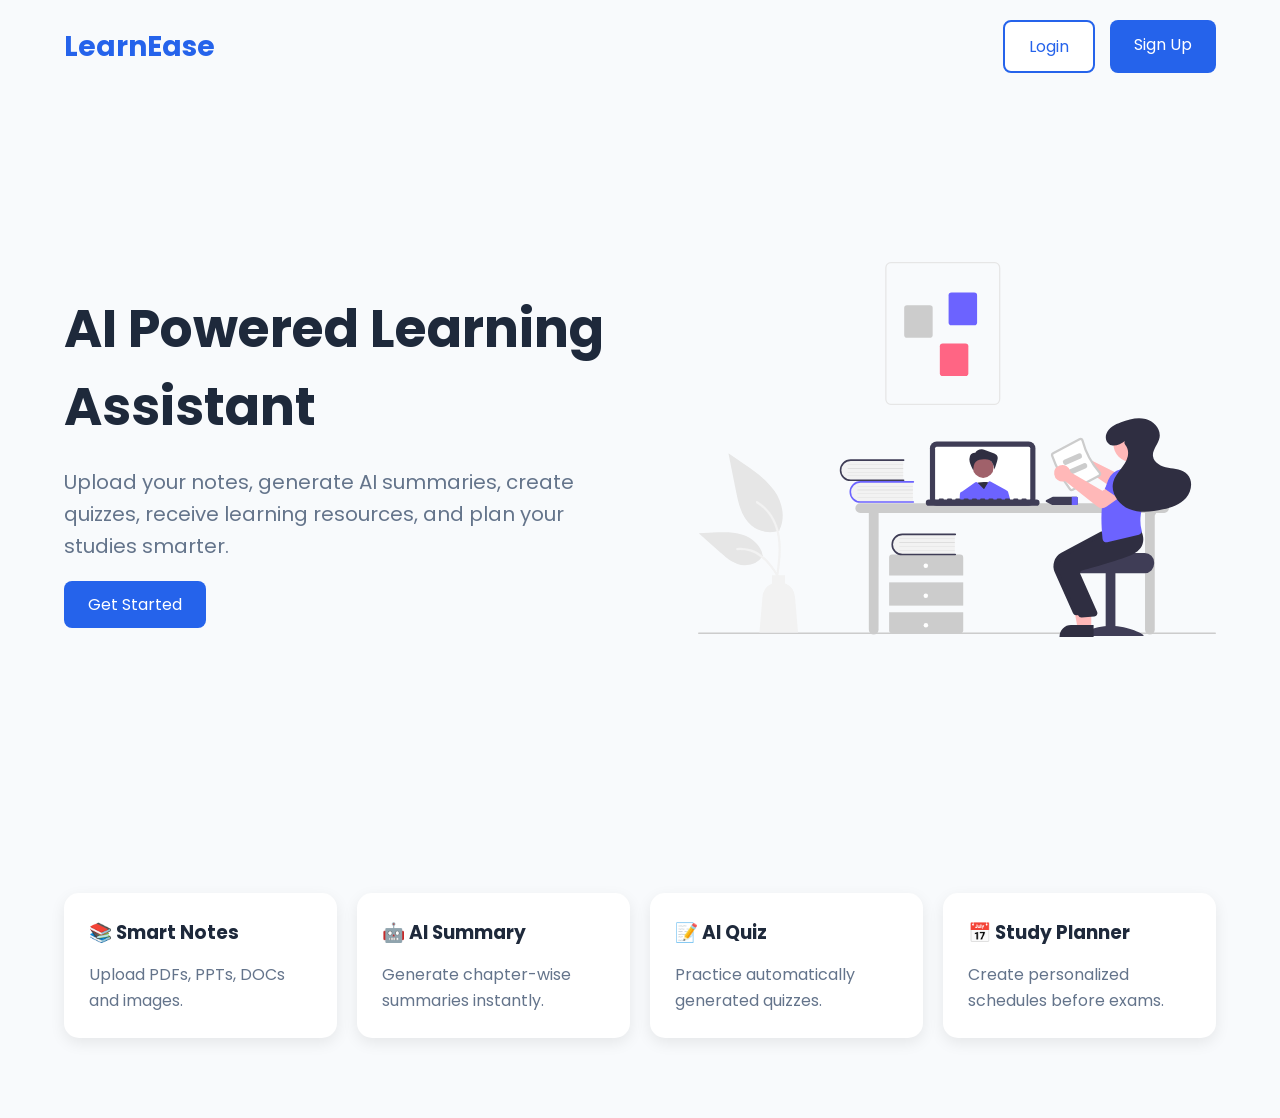
<file: frontend/index.html>
<!DOCTYPE html>
<html lang="en">

<head>

<meta charset="UTF-8">

<meta name="viewport" content="width=device-width, initial-scale=1.0">

<title>LearnEase</title>

<link rel="preconnect" href="https://fonts.googleapis.com">

<link rel="preconnect" href="https://fonts.gstatic.com" crossorigin>

<link href="https://fonts.googleapis.com/css2?family=Poppins:wght@300;400;500;600;700&display=swap" rel="stylesheet">

<link rel="stylesheet" href="css/style.css">

</head>

<body>

<div class="container">

<nav class="navbar">

<div class="logo">
LearnEase
</div>

<div class="nav-links">

<a href="login.html" class="btn btn-outline">
Login
</a>

<a href="signup.html" class="btn btn-primary">
Sign Up
</a>

</div>

</nav>

<section class="hero">

<div class="hero-text">

<h1>
AI Powered Learning Assistant
</h1>

<p>

Upload your notes, generate AI summaries, create quizzes,
receive learning resources, and plan your studies smarter.

</p>

<a href="signup.html" class="btn btn-primary">
Get Started
</a>

</div>

<div class="hero-image">

<img src="images/study.svg">

</div>

</section>

<section class="features">

<div class="card">

<h3>📚 Smart Notes</h3>

<p>

Upload PDFs, PPTs, DOCs and images.

</p>

</div>

<div class="card">

<h3>🤖 AI Summary</h3>

<p>

Generate chapter-wise summaries instantly.

</p>

</div>

<div class="card">

<h3>📝 AI Quiz</h3>

<p>

Practice automatically generated quizzes.

</p>

</div>

<div class="card">

<h3>📅 Study Planner</h3>

<p>

Create personalized schedules before exams.

</p>

</div>

</section>

</div>

</body>

</html>
</file>
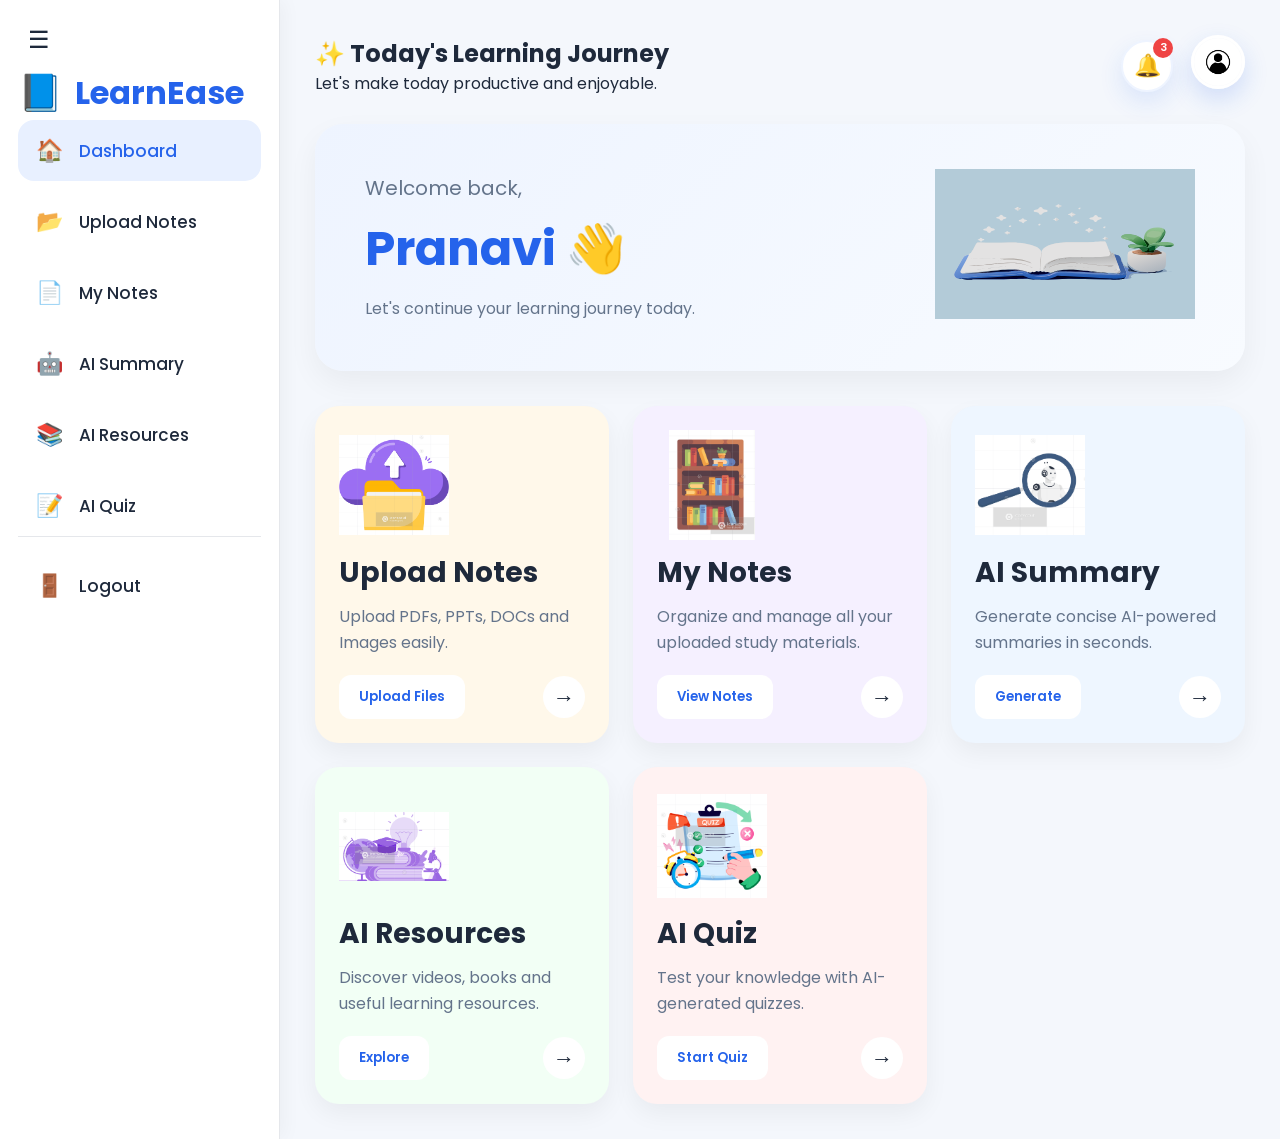
<file: frontend/dashboard.html>
<!DOCTYPE html>
<html lang="en">

<head>

    <meta charset="UTF-8">

    <meta name="viewport"
          content="width=device-width, initial-scale=1.0">

    <title>Dashboard | LearnEase</title>

    <link href="https://fonts.googleapis.com/css2?family=Poppins:wght@300;400;500;600;700&display=swap"
          rel="stylesheet">

    <link rel="stylesheet"
          href="css/style.css">

    <link rel="stylesheet"
          href="css/dashboard.css">

</head>

<body>

<div class="dashboard">

    <!-- ================= Sidebar ================= -->

    <aside class="sidebar">

        <div class="sidebar-top">

            <div class="menu-toggle" id="menuToggle">
                ☰
            </div>

            <div class="logo">

    <span class="logo-icon">📘</span>

    <span class="logo-text">
        LearnEase
    </span>

</div>

        </div>

        <nav class="sidebar-menu">

            <div class="menu-item active"
                 onclick="window.location.href='dashboard.html'">

                <span class="menu-icon">🏠</span>

                <span class="menu-text">
                    Dashboard
                </span>

            </div>

            <div class="menu-item"
                 onclick="window.location.href='upload.html'">

                <span class="menu-icon">📂</span>

                <span class="menu-text">
                    Upload Notes
                </span>

            </div>

            <div class="menu-item"
                 onclick="window.location.href='my-notes.html'">

                <span class="menu-icon">📄</span>

                <span class="menu-text">
                    My Notes
                </span>

            </div>

            <div class="menu-item"
                 onclick="window.location.href='ai-summary.html'">

                <span class="menu-icon">🤖</span>

                <span class="menu-text">
                    AI Summary
                </span>

            </div>

            <div class="menu-item"
                 onclick="window.location.href='resources.html'">

                <span class="menu-icon">📚</span>

                <span class="menu-text">
                    AI Resources
                </span>

            </div>

            <div class="menu-item"
                 onclick="window.location.href='quiz.html'">

                <span class="menu-icon">📝</span>

                <span class="menu-text">
                    AI Quiz
                </span>

            </div>

        </nav>

        <div class="logout-section">

            <div class="menu-item logout" id="sidebarLogout">

    <span class="menu-icon">🚪</span>

    <span class="menu-text">Logout</span>

</div>

        </div>

    </aside>

    <!-- ================= Main ================= -->

    <main class="main-content">

        <!-- Top Navigation -->

        <div class="top-navbar">

            <div class="top-left">

              <h2>
    ✨ Today's Learning Journey
</h2>

<p>
    Let's make today productive and enjoyable.
</p>

            </div>

            <div class="top-right">

<div class="notification-container">

    <div class="notification" id="notificationBtn">

        🔔

        <span class="notification-badge">3</span>

    </div>

    <div class="notification-dropdown" id="notificationDropdown">

        <h3>🔔 Notifications</h3>

        <div class="notification-item">

            <strong>📂 Upload Complete</strong>

            <p>Your notes were uploaded successfully.</p>

            <small>2 min ago</small>

        </div>

        <div class="notification-item">

            <strong>🤖 AI Summary</strong>

            <p>Your summary has been generated.</p>

            <small>10 min ago</small>

        </div>

        <div class="notification-item">

            <strong>📚 Welcome</strong>

            <p>Welcome to LearnEase!</p>

            <small>Today</small>

        </div>

    </div>

</div>

    <div class="profile-container">

        <img src="images/profile.jpg"
             class="profile-image"
             id="profileBtn"
             alt="Profile">

        <div class="profile-dropdown" id="profileDropdown">

            <div class="profile-header">

                <img src="images/profile.jpg"
                     class="dropdown-profile">

                <h3 id="profileName">Pranavi</h3>

                <p id="profileEmail">
                    pranavi@gmail.com
                </p>

            </div>

            <hr>

            <div class="dropdown-item" id="myProfile">

                👤 My Profile

            </div>

            <div class="dropdown-item" id="dropdownLogout">

    🚪 Logout

</div>

        </div>

    </div>

</div>

        </div>

        <!-- Hero Banner -->

        <div class="hero-banner">

            <div class="hero-left">

                <p class="hero-small">

                    Welcome back,

                </p>

                <h1 id="welcomeText">

                    Pranavi 👋

                </h1>

                <p class="hero-description">

                    Let's continue your learning journey today.

                </p>

            </div>

            <div class="hero-right">

                <img src="images/hero-book.svg"
                     alt="Hero">

            </div>

        </div>

        <!-- Feature Cards will come here -->
                 <!-- ================= Feature Cards ================= -->

        <div class="cards-container">

            <!-- Upload -->

            <div class="feature-card upload-card"
                 onclick="window.location.href='upload.html'">

                <img src="images/upload.png"
                     alt="Upload">

                <h2>Upload Notes</h2>

                <p>
                    Upload PDFs, PPTs, DOCs and Images easily.
                </p>

                <div class="card-footer">

                    <button>
                        Upload Files
                    </button>

                    <span>→</span>

                </div>

            </div>


            <!-- My Notes -->

            <div class="feature-card notes-card"
                 onclick="window.location.href='my-notes.html'">

                <img src="images/notes.png"
                     alt="Notes">

                <h2>My Notes</h2>

                <p>
                    Organize and manage all your uploaded study materials.
                </p>

                <div class="card-footer">

                    <button>
                        View Notes
                    </button>

                    <span>→</span>

                </div>

            </div>


            <!-- AI Summary -->

            <div class="feature-card summary-card"
                 onclick="window.location.href='ai-summary.html'">

                <img src="images/robot.png"
                     alt="Summary">

                <h2>AI Summary</h2>

                <p>
                    Generate concise AI-powered summaries in seconds.
                </p>

                <div class="card-footer">

                    <button>
                        Generate
                    </button>

                    <span>→</span>

                </div>

            </div>


            <!-- AI Resources -->

            <div class="feature-card resources-card"
                 onclick="window.location.href='resources.html'">

                <img src="images/resources.png"
                     alt="Resources">

                <h2>AI Resources</h2>

                <p>
                    Discover videos, books and useful learning resources.
                </p>

                <div class="card-footer">

                    <button>
                        Explore
                    </button>

                    <span>→</span>

                </div>

            </div>


            <!-- AI Quiz -->

            <div class="feature-card quiz-card"
                 onclick="window.location.href='quiz.html'">

                <img src="images/quiz.png"
                     alt="Quiz">

                <h2>AI Quiz</h2>

                <p>
                    Test your knowledge with AI-generated quizzes.
                </p>

                <div class="card-footer">

                    <button>
                        Start Quiz
                    </button>

                    <span>→</span>

                </div>

            </div>

        </div>

    </main>

</div>

<script src="js/dashboard.js"></script>

</body>


</html>
</file>
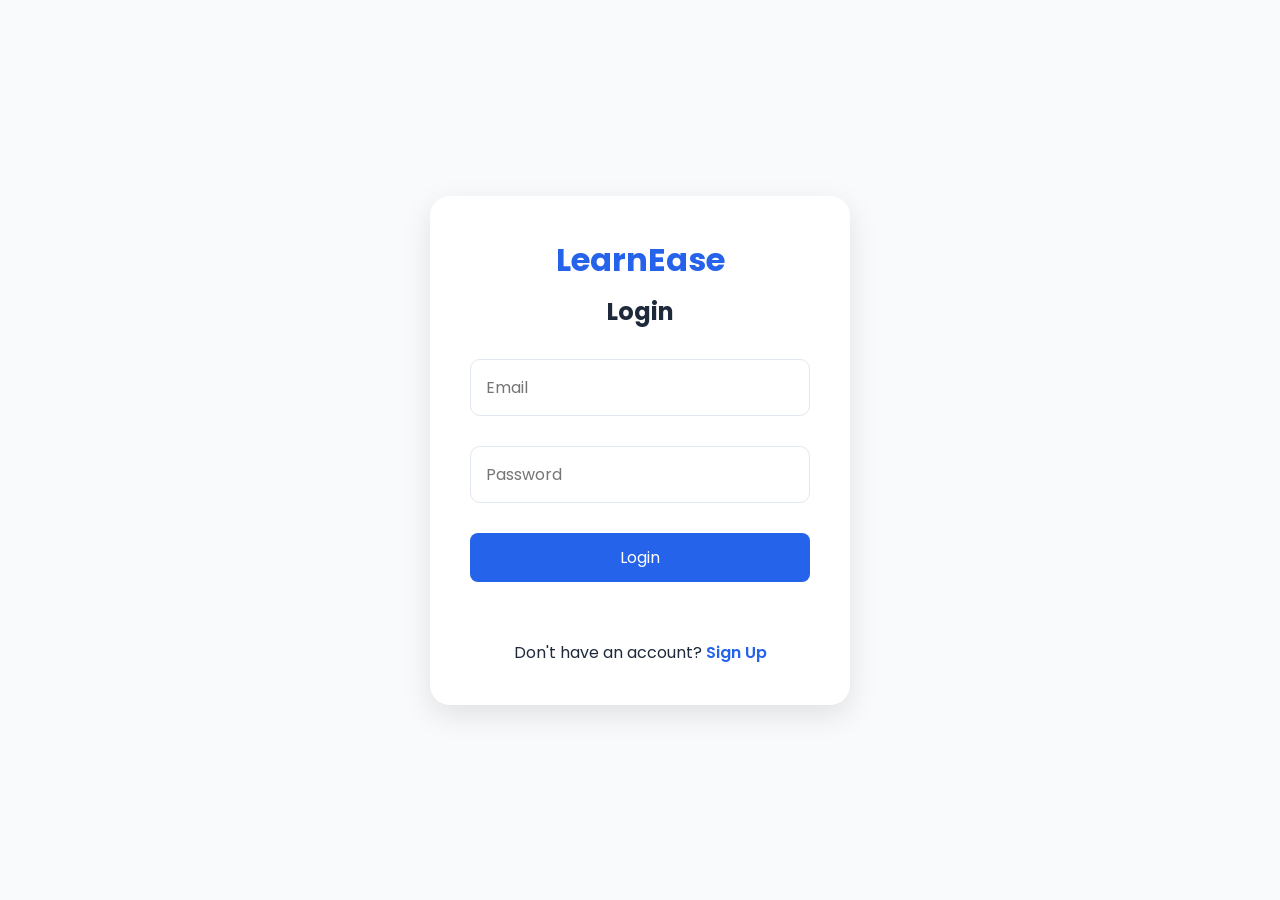
<file: frontend/login.html>
<!DOCTYPE html>
<html lang="en">

<head>

    <meta charset="UTF-8">

    <meta name="viewport"
          content="width=device-width, initial-scale=1.0">

    <title>Login | LearnEase</title>

    <link rel="preconnect"
          href="https://fonts.googleapis.com">

    <link rel="preconnect"
          href="https://fonts.gstatic.com"
          crossorigin>

    <link href="https://fonts.googleapis.com/css2?family=Poppins:wght@300;400;500;600;700&display=swap"
          rel="stylesheet">

    <link rel="stylesheet"
          href="css/style.css">

</head>

<body>

<div class="auth-container">

    <div class="auth-card">

        <h1>LearnEase</h1>

        <h2>Login</h2>

        <form id="loginForm">

            <input
                type="text"
                id="loginEmail"
                placeholder="Email">

            <small class="error" id="loginEmailError"></small>

            <input
                type="password"
                id="loginPassword"
                placeholder="Password">

            <small class="error" id="loginPasswordError"></small>

            <button
                type="submit"
                class="btn btn-primary">

                Login

            </button>

            <p id="loginMessage"></p>

        </form>

        <p>

            Don't have an account?

            <a href="signup.html">

                Sign Up

            </a>

        </p>

    </div>

</div>

<script src="js/auth.js"></script>

</body>

</html>
</file>
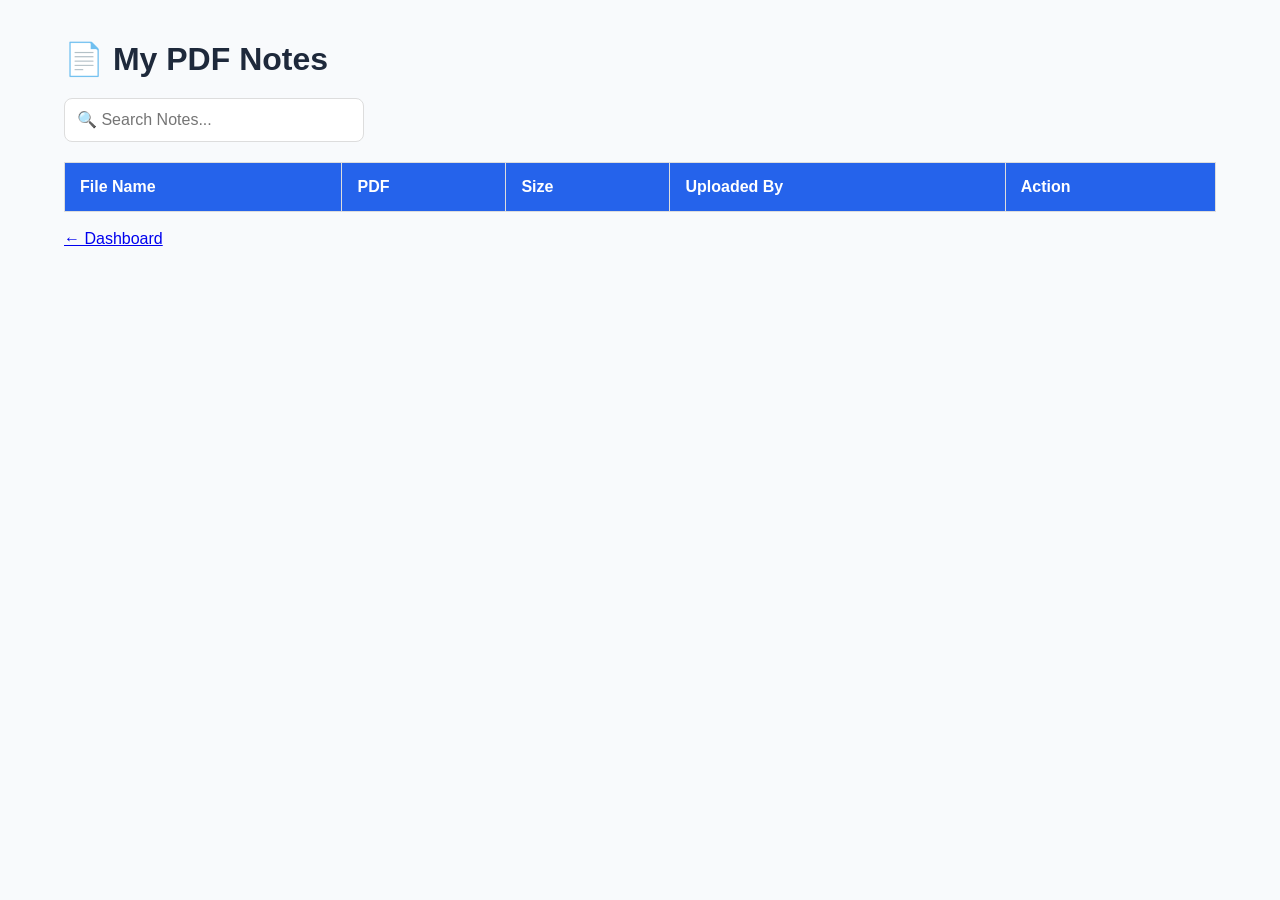
<file: frontend/my-notes.html>
<!DOCTYPE html>
<html>

<head>

<title>My Notes</title>

<link rel="stylesheet"
      href="css/style.css">

<link rel="stylesheet"
      href="css/my-notes.css">

</head>

<body>

<div class="container">

<h1>📄 My PDF Notes</h1>
<div class="search-box">

<input
type="text"
id="search"
placeholder="🔍 Search Notes..."
onkeyup="searchFiles()">

</div>
<table>

<thead>

<tr>

<th>File Name</th>

<th>PDF</th>

<th>Size</th>

<th>Uploaded By</th>
<th>Action</th>

</tr>

</thead>

<tbody id="tableBody">

</tbody>

</table>

<br>

<a href="dashboard.html">

← Dashboard

</a>

</div>

<script src="js/my-notes.js"></script>

</body>

</html>
</file>
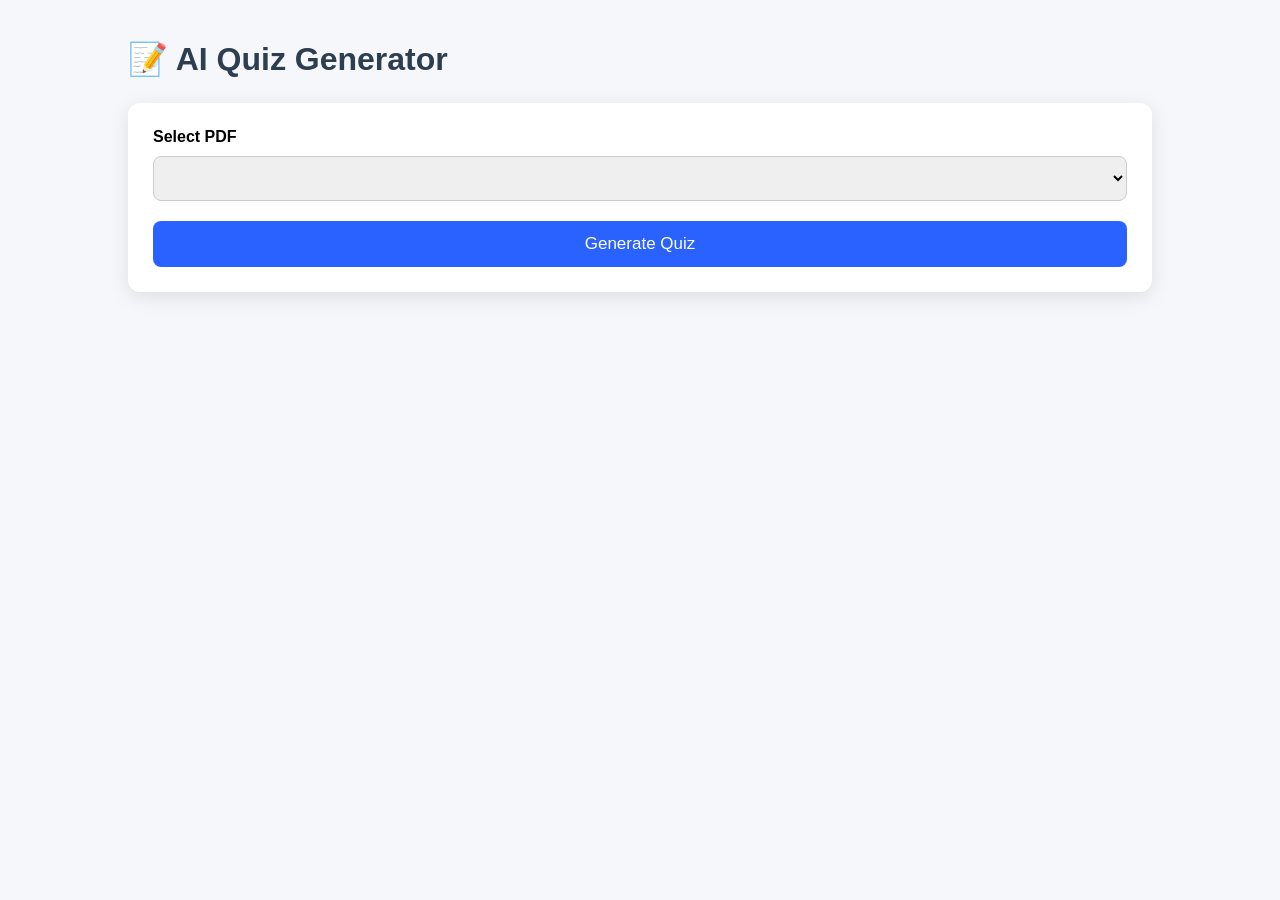
<file: frontend/quiz.html>
<!DOCTYPE html>
<html lang="en">

<head>

    <meta charset="UTF-8">

    <title>AI Quiz Generator</title>

    <link rel="stylesheet" href="css/quiz.css">

</head>

<body>

<div class="container">

    <h1>📝 AI Quiz Generator</h1>

    <div class="card">

        <label>Select PDF</label>

        <select id="noteSelect"></select>

        <button id="generateBtn">
            Generate Quiz
        </button>

    </div>

    <div id="loading"></div>

    <div id="quizContainer"></div>

</div>

<script src="js/quiz.js"></script>

</body>

</html>
</file>
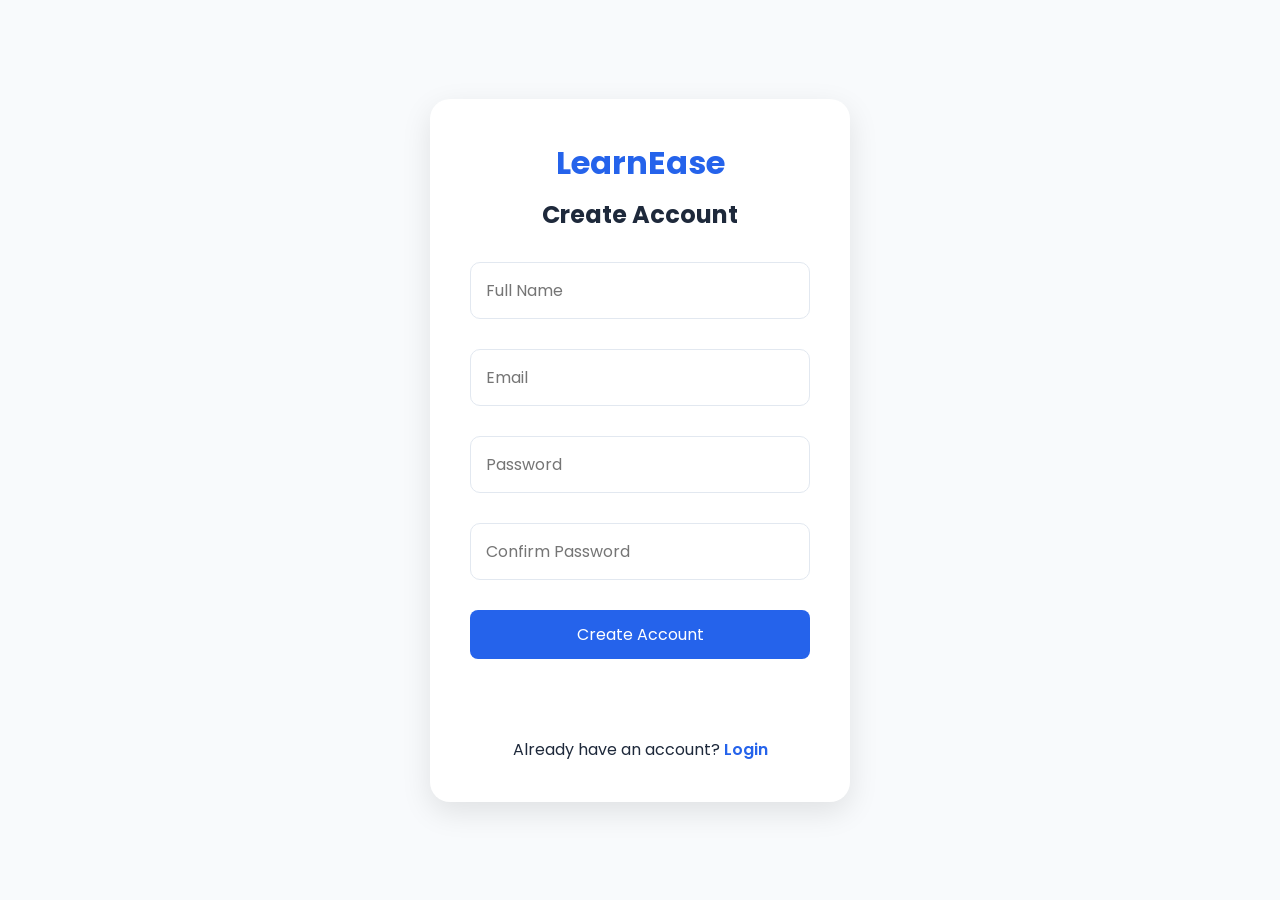
<file: frontend/signup.html>
<!DOCTYPE html>
<html lang="en">

<head>

    <meta charset="UTF-8">

    <meta name="viewport"
          content="width=device-width, initial-scale=1.0">

    <title>Sign Up | LearnEase</title>

    <link rel="preconnect"
          href="https://fonts.googleapis.com">

    <link rel="preconnect"
          href="https://fonts.gstatic.com"
          crossorigin>

    <link href="https://fonts.googleapis.com/css2?family=Poppins:wght@300;400;500;600;700&display=swap"
          rel="stylesheet">

    <link rel="stylesheet"
          href="css/style.css">

</head>

<body>

<div class="auth-container">

    <div class="auth-card">

        <h1>LearnEase</h1>

        <h2>Create Account</h2>

        <form id="signupForm">

    <input
        type="text"
        id="name"
        placeholder="Full Name"
        required>

    <small class="error" id="nameError"></small>

    <input
        type="text"
        id="email"
        placeholder="Email"
        required>

    <small class="error" id="emailError"></small>

    <input
        type="password"
        id="password"
        placeholder="Password"
        required>

    <small class="error" id="passwordError"></small>

    <input
        type="password"
        id="confirmPassword"
        placeholder="Confirm Password"
        required>

    <small class="error" id="confirmPasswordError"></small>

    <button
    type="submit"
    class="btn btn-primary">

    Create Account

</button>

<p id="message"></p>

</form>

<p>

    Already have an account?

    <a href="login.html">

        Login

    </a>

</p>

    </div>

</div>

<script src="js/auth.js"></script>

</body>

</html>
</file>
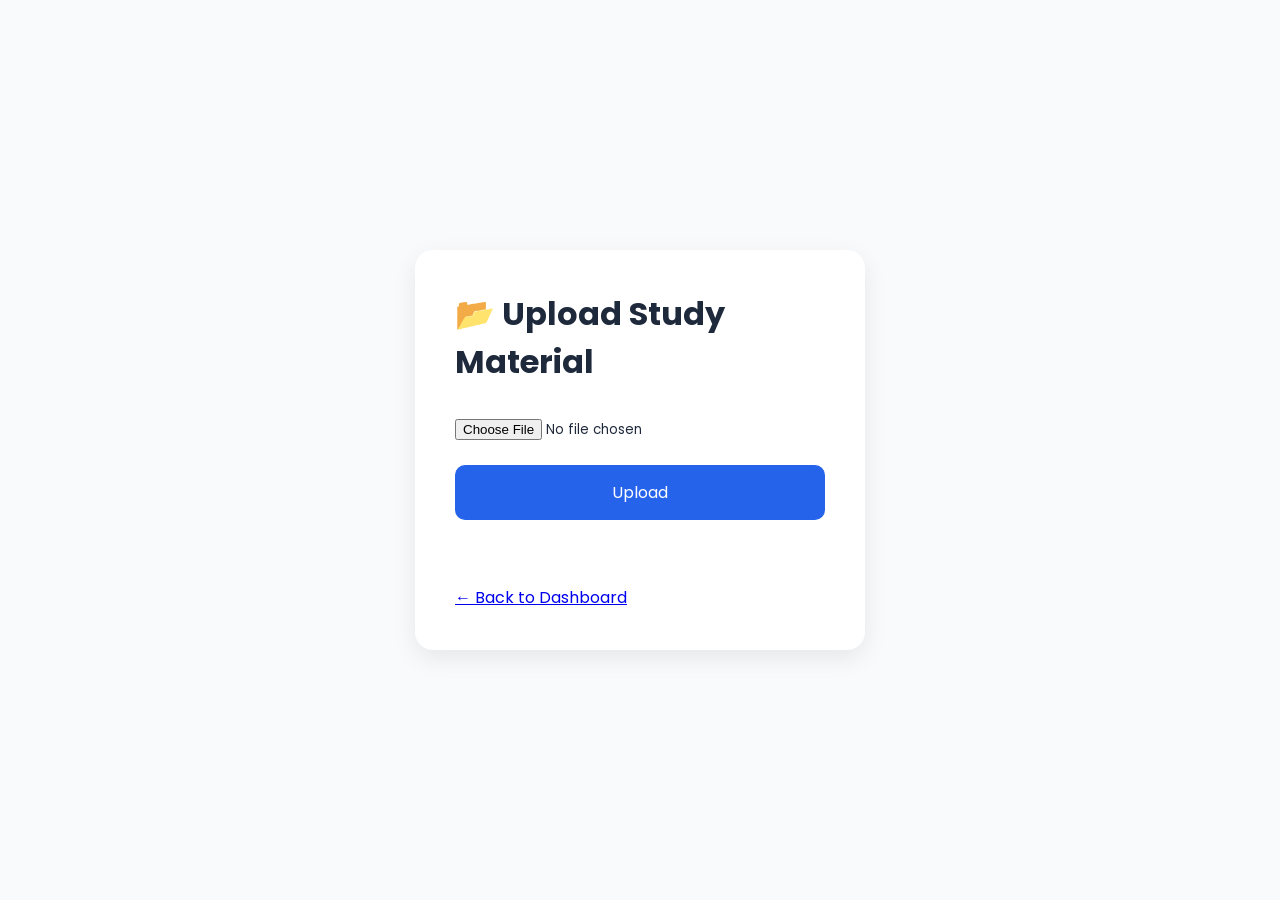
<file: frontend/upload.html>
<!DOCTYPE html>
<html lang="en">

<head>

    <meta charset="UTF-8">
    <meta name="viewport" content="width=device-width, initial-scale=1.0">

    <title>Upload Notes | LearnEase</title>

    <link href="https://fonts.googleapis.com/css2?family=Poppins:wght@300;400;500;600&display=swap"
          rel="stylesheet">

    <link rel="stylesheet" href="css/style.css">
    <link rel="stylesheet" href="css/upload.css">

</head>

<body>

<div class="upload-container">

    <div class="upload-card">

        <h1>📂 Upload Study Material</h1>

        <form id="uploadForm">

          <input
    type="file"
    id="file"
    accept=".pdf,application/pdf" required>

            <button type="submit">
                Upload
            </button>

        </form>

        <p id="message"></p>

        <br>

        <a href="dashboard.html">
            ← Back to Dashboard
        </a>

    </div>

</div>

<script src="js/upload.js"></script>

</body>

</html>
</file>
<file: frontend/css/style.css>
*{
    margin:0;
    padding:0;
    box-sizing:border-box;
    font-family:"Poppins",sans-serif;
}

body{
    background:#F8FAFC;
    color:#1E293B;
}

.container{
    width:90%;
    max-width:1200px;
    margin:auto;
}

.navbar{
    display:flex;
    justify-content:space-between;
    align-items:center;
    padding:20px 0;
}

.logo{
    font-size:28px;
    font-weight:700;
    color:#2563EB;
}

.nav-links{
    display:flex;
    gap:15px;
}

.btn{
    padding:12px 24px;
    border:none;
    border-radius:8px;
    cursor:pointer;
    font-size:16px;
    text-decoration:none;
    transition:.3s;
}

.btn-primary{
    background:#2563EB;
    color:white;
}

.btn-primary:hover{
    background:#1D4ED8;
}

.btn-outline{
    border:2px solid #2563EB;
    color:#2563EB;
    background:white;
}

.btn-outline:hover{
    background:#2563EB;
    color:white;
}

.hero{
    display:flex;
    justify-content:space-between;
    align-items:center;
    min-height:80vh;
}

.hero-text{
    width:50%;
}

.hero-text h1{
    font-size:52px;
    margin-bottom:20px;
}

.hero-text p{
    font-size:20px;
    color:#64748B;
    margin-bottom:30px;
    line-height:1.6;
}

.hero-image{
    width:45%;
}

.hero-image img{
    width:100%;
}

.features{
    display:grid;
    grid-template-columns:repeat(auto-fit,minmax(250px,1fr));
    gap:20px;
    margin:80px 0;
}

.card{
    background:white;
    border-radius:15px;
    padding:25px;
    box-shadow:0 5px 15px rgba(0,0,0,.08);
}

.card h3{
    margin-bottom:15px;
}

.card p{
    color:#64748B;
    line-height:1.6;
}
.auth-container{

    display:flex;

    justify-content:center;

    align-items:center;

    height:100vh;

}

.auth-card{

    width:420px;

    background:white;

    padding:40px;

    border-radius:20px;

    box-shadow:0 10px 30px rgba(0,0,0,.1);

}

.auth-card h1{

    text-align:center;

    color:#2563EB;

    margin-bottom:10px;

}

.auth-card h2{

    text-align:center;

    margin-bottom:30px;

}

.auth-card form{

    display:flex;

    flex-direction:column;

    gap:18px;

}

.auth-card input{

    padding:15px;

    border:1px solid #E2E8F0;

    border-radius:10px;

    font-size:16px;

}

.auth-card button{

    width:100%;

}

.auth-card p{

    margin-top:20px;

    text-align:center;

}

.auth-card a{

    color:#2563EB;

    text-decoration:none;

    font-weight:600;

}
.error{

    color:#EF4444;

    font-size:14px;

    margin-top:-12px;

    margin-bottom:6px;

    display:block;

}

.success{

    color:#16A34A;

    font-size:15px;

    text-align:center;

    margin-top:15px;

}
#message{

    margin-top:20px;

    text-align:center;

    font-weight:600;

    min-height:20px;

}
</file>
<file: frontend/css/dashboard.css>
/* LearnEase Dashboard V2 */

/* ---------- Base ---------- */
*{
    margin:0;
    padding:0;
    box-sizing:border-box;
}

body{
    font-family:'Poppins',sans-serif;
    background:#F4F7FC;
    color:#1E293B;
}

.dashboard{
    display:flex;
    min-height:100vh;
}

/* ---------- Sidebar ---------- */

.sidebar{
    width:280px;
    background:#fff;
    border-right:1px solid #E5E7EB;
    display:flex;
    flex-direction:column;
    
    padding:18px;
    box-shadow:4px 0 18px rgba(0,0,0,.04);
}

.sidebar-top{
    display:flex;
    flex-direction:column;
    gap:5px;
}

.menu-toggle{
    width:42px;
    height:42px;
    display:flex;
    justify-content:center;
    align-items:center;
    font-size:24px;
    border-radius:12px;
    cursor:pointer;
    transition:.3s;
    margin-bottom:0px;
}

.menu-toggle:hover{
    background:#EEF4FF;
}

.logo{
    display:flex;
    align-items:center;
    gap:12px;
    margin-bottom:0px;
}

.logo-image{
    width:42px;
    height:42px;
    object-fit:contain;
}

.logo-icon{
    font-size:36px;
}

.logo-text{
    font-size:32px;
    font-weight:700;
    color:#2563EB;
}

.sidebar-menu{
    display:flex;
    flex-direction:column;
    gap:10px;
}

.menu-item{
    display:flex;
    align-items:center;
    gap:16px;
    padding:14px 18px;
    border-radius:16px;
    cursor:pointer;
    transition:.25s;
}

.menu-item:hover{
    background:#F3F7FF;
}

.menu-icon{
    font-size:22px;
}

.menu-text{
    font-size:17px;
    font-weight:500;
}

.active{
    background:#E8F0FF;
    color:#2563EB;
    font-weight:600;
}

.logout-section{
    border-top:1px solid #E5E7EB;
    padding-top:18px;
}

/* ---------- Main ---------- */

.main-content{
    flex:1;
    padding:35px;
}

.top-navbar{
    display:flex;
    justify-content:space-between;
    align-items:center;
    margin-bottom:28px;
}

.good-text{
    color:#64748B;
    font-weight:500;
}

.top-right{
    display:flex;
    align-items:center;
    gap:18px;
}

.notification{

    width:52px;

    height:52px;

    background:#FFFFFF;

    border-radius:50%;

    display:flex;

    justify-content:center;

    align-items:center;

    box-shadow:0 10px 25px rgba(37,99,235,.12);

    border:2px solid #EEF4FF;

    font-size:22px;

    cursor:pointer;

    transition:.3s;

}

.notification:hover{

    transform:translateY(-3px);

    box-shadow:0 18px 35px rgba(37,99,235,.20);

}

.profile-image{

    width:54px;

    height:54px;

    border-radius:50%;

    object-fit:cover;

    border:3px solid white;

    box-shadow:0 10px 25px rgba(37,99,235,.18);

    cursor:pointer;

    transition:.3s;

}

.profile-image:hover{

    transform:scale(1.08);

}

/* ---------- Hero ---------- */

.hero-banner{
    display:flex;
    justify-content:space-between;
    align-items:center;
    background:linear-gradient(135deg,#EEF4FF,#F8FBFF);
    border-radius:28px;
    padding:45px 50px;
    box-shadow:0 12px 30px rgba(0,0,0,.05);
    margin-bottom:35px;
}

.hero-small{
    font-size:20px;
    color:#64748B;
}

.hero-left h1{
    font-size:48px;
    color:#2563EB;
    margin:10px 0;
}

.hero-description{
    color:#64748B;
    max-width:420px;
    line-height:1.7;
}

.hero-right img{
    width:260px;
    animation:float 4s ease-in-out infinite;
}

@keyframes float{
    50%{transform:translateY(-8px);}
}

/* ---------- Cards ---------- */

.cards-container{
    display:grid;
    grid-template-columns:repeat(3,1fr);
    gap:24px;
}

.feature-card{
    border-radius:24px;
    padding:24px;
    min-height:250px;
    display:flex;
    flex-direction:column;
    justify-content:space-between;
    box-shadow:0 10px 24px rgba(0,0,0,.05);
    transition:.3s;
}

.feature-card:hover{
    transform:translateY(-8px);
    box-shadow:0 20px 35px rgba(37,99,235,.15);
}

.upload-card{background:#FFF8EA;}
.notes-card{background:#F5F0FF;}
.summary-card{background:#EEF6FF;}
.resources-card{
    background:#F2FFF5;
    
}
.quiz-card{background:#FFF2F2;}

.feature-card img{
    width:110px;
    height:110px;
    object-fit:contain;
    margin-bottom:12px;
    transition:.3s;
}

.feature-card:hover img{
    transform:scale(1.08);
}

.feature-card h2{
    font-size:28px;
    margin-bottom:10px;
}

.feature-card p{
    color:#64748B;
    line-height:1.6;
}

.card-footer{
    margin-top:20px;
    display:flex;
    justify-content:space-between;
    align-items:center;
}

.card-footer button{
    border:none;
    background:#fff;
    color:#2563EB;
    border-radius:12px;
    padding:12px 20px;
    font-weight:600;
    cursor:pointer;
    transition:.3s;
}

.card-footer button:hover{
    background:#2563EB;
    color:#fff;
}

.card-footer span{
    width:42px;
    height:42px;
    border-radius:50%;
    background:#fff;
    display:flex;
    justify-content:center;
    align-items:center;
    font-size:22px;
    transition:.3s;
}

.feature-card:hover .card-footer span{
    transform:translateX(5px);
    background:#2563EB;
    color:#fff;
}

/* ---------- Responsive ---------- */

@media(max-width:1200px){
    .cards-container{
        grid-template-columns:repeat(2,1fr);
    }
    .resources-card{
        grid-column:auto;
    }
}

@media(max-width:900px){
    .hero-banner{
        flex-direction:column;
        text-align:center;
        gap:24px;
    }
}

@media(max-width:768px){
    .sidebar{
        display:none;
    }

    .main-content{
        padding:20px;
    }

    .cards-container{
        grid-template-columns:1fr;
    }

    .hero-left h1{
        font-size:38px;
    }

    .hero-right img{
        width:190px;
    }
}
/* Paste this at the very bottom of dashboard.css */

/* When collapsed, narrow the sidebar and hide text links */
.dashboard.collapsed .sidebar {
    width: 80px;
    padding: 18px 10px;
}

/* Hide all text labels */
.dashboard.collapsed .sidebar .menu-text,
.dashboard.collapsed .sidebar .logo-text {
    display: none;
}

/* Center items and icons in the collapsed state */
.dashboard.collapsed .sidebar .menu-item,
.dashboard.collapsed .sidebar .logo {
    justify-content: center;
    padding: 14px 0;
    gap: 0;
}
/* ===========================
   Profile Dropdown
=========================== */

.profile-container{

    position:relative;

    cursor:pointer;

}

.profile-dropdown{

    position:absolute;

    top:65px;

    right:0;

    width:260px;

    background:#fff;

    border-radius:18px;

    box-shadow:0 15px 40px rgba(0,0,0,.12);

    padding:18px;

    display:none;

    z-index:1000;

    animation:fadeIn .25s ease;

}

.profile-dropdown.show{

    display:block;

}

.profile-header{

    text-align:center;

    margin-bottom:15px;

}

.dropdown-profile{

    width:70px;

    height:70px;

    border-radius:50%;

    object-fit:cover;

    margin-bottom:10px;

}

.profile-header h3{

    font-size:20px;

    margin:0;

    color:#1E293B;

}

.profile-header p{

    margin-top:6px;

    color:#64748B;

    font-size:14px;

}

.profile-dropdown hr{

    border:none;

    border-top:1px solid #E5E7EB;

    margin:15px 0;

}

.dropdown-item{

    padding:12px 15px;

    border-radius:10px;

    cursor:pointer;

    transition:.3s;

    font-size:15px;

    font-weight:500;

}

.dropdown-item:hover{

    background:#EEF4FF;

    color:#2563EB;

}

@keyframes fadeIn{

    from{

        opacity:0;

        transform:translateY(-10px);

    }

    to{

        opacity:1;

        transform:translateY(0);

    }

}
.notification{

    position:relative;

}

.notification-badge{

    position:absolute;

    top:-4px;

    right:-2px;

    width:20px;

    height:20px;

    border-radius:50%;

    background:#EF4444;

    color:white;

    font-size:11px;

    font-weight:600;

    display:flex;

    justify-content:center;

    align-items:center;

}
/* ===========================
   Notification Dropdown
=========================== */

.notification-container{

    position:relative;

}

.notification-dropdown{

    position:absolute;

    top:70px;

    right:0;

    width:320px;

    background:#FFFFFF;

    border-radius:18px;

    box-shadow:0 15px 40px rgba(0,0,0,.12);

    padding:20px;

    display:none;

    z-index:1000;

    animation:fadeIn .25s ease;

}

.notification-dropdown.show{

    display:block;

}

.notification-dropdown h3{

    margin:0 0 15px;

    font-size:20px;

    color:#1E293B;

}

.notification-item{

    padding:15px;

    border-radius:12px;

    margin-bottom:12px;

    background:#F8FAFC;

    transition:.3s;

    cursor:pointer;

}

.notification-item:hover{

    background:#EEF4FF;

}

.notification-item strong{

    display:block;

    color:#1E293B;

    font-size:15px;

}

.notification-item p{

    margin:6px 0;

    color:#64748B;

    font-size:14px;

    line-height:1.5;

}

.notification-item small{

    color:#94A3B8;

    font-size:12px;

}
</file>
<file: frontend/css/my-notes.css>
body{

    background:#F8FAFC;

    font-family:Poppins,sans-serif;

}

.container{

    width:90%;

    margin:auto;

    margin-top:40px;

}

table{

    width:100%;

    border-collapse:collapse;

    background:white;

}

th{

    background:#2563EB;

    color:white;

}

th,td{

    padding:15px;

    border:1px solid #ddd;

    text-align:left;

}
.search-box{

margin:20px 0;

}

.search-box input{

width:300px;

padding:12px;

border-radius:8px;

border:1px solid #ddd;

font-size:16px;

}
</file>
<file: frontend/css/quiz.css>
body{

    margin:0;

    background:#f5f7fb;

    font-family:Poppins,sans-serif;

}

.container{

    width:80%;

    margin:40px auto;

}

h1{

    color:#2c3e50;

    margin-bottom:25px;

}

.card{

    background:white;

    padding:25px;

    border-radius:12px;

    box-shadow:0 5px 20px rgba(0,0,0,.1);

    margin-bottom:30px;

}

label{

    display:block;

    margin-bottom:10px;

    font-weight:bold;

}

select{

    width:100%;

    padding:12px;

    border-radius:8px;

    border:1px solid #ccc;

    font-size:16px;

}

button{

    width:100%;

    margin-top:20px;

    padding:13px;

    background:#2962ff;

    color:white;

    border:none;

    border-radius:8px;

    cursor:pointer;

    font-size:17px;

    transition:.3s;

}

button:hover{

    background:#0039cb;

}

.question-card{

    background:white;

    padding:25px;

    margin-bottom:25px;

    border-radius:12px;

    box-shadow:0 5px 15px rgba(0,0,0,.08);

}

.question-card h3{

    color:#2563eb;

    margin-top:0;

    margin-bottom:15px;

}

.question-text{

    font-size:18px;

    font-weight:500;

    margin-bottom:18px;

}

.option{

    display:block;

    padding:10px;

    margin:8px 0;

    cursor:pointer;

    border-radius:8px;

}

.option:hover{

    background:#eef4ff;

}

.option input{

    margin-right:10px;

}

.correct{

    color:#16a34a;

    font-weight:bold;

    margin-top:15px;

}

.wrong{

    color:#dc2626;

    font-weight:bold;

    margin-top:15px;

}

.correctAnswer{

    color:#2563eb;

    font-weight:600;

    margin-top:8px;

}

.score-card{

    margin-top:35px;

    background:#ecfdf5;

    color:#166534;

    padding:30px;

    border-radius:15px;

    text-align:center;

    border:2px solid #22c55e;

    box-shadow:0 8px 20px rgba(34,197,94,.2);

}

.score-card h2{

    margin-top:0;

    margin-bottom:20px;

    color:#15803d;

    font-size:32px;

}

.score-card h3{

    margin:14px 0;

    color:#166534;

    font-size:22px;

    font-weight:600;

}

#submitQuiz{

    margin-top:25px;

}
</file>
<file: frontend/css/upload.css>
.upload-container{

    height:100vh;

    display:flex;

    justify-content:center;

    align-items:center;

    background:#F8FAFC;

}

.upload-card{

    width:450px;

    background:white;

    padding:40px;

    border-radius:18px;

    box-shadow:0 8px 25px rgba(0,0,0,.08);

}

.upload-card h1{

    margin-bottom:30px;

}

input[type=file]{

    width:100%;

    margin-bottom:25px;

}

button{

    width:100%;

    padding:15px;

    border:none;

    border-radius:10px;

    background:#2563EB;

    color:white;

    font-size:16px;

    cursor:pointer;

}

button:hover{

    background:#1D4ED8;

}

#message{

    margin-top:20px;

    font-weight:600;

}
</file>
